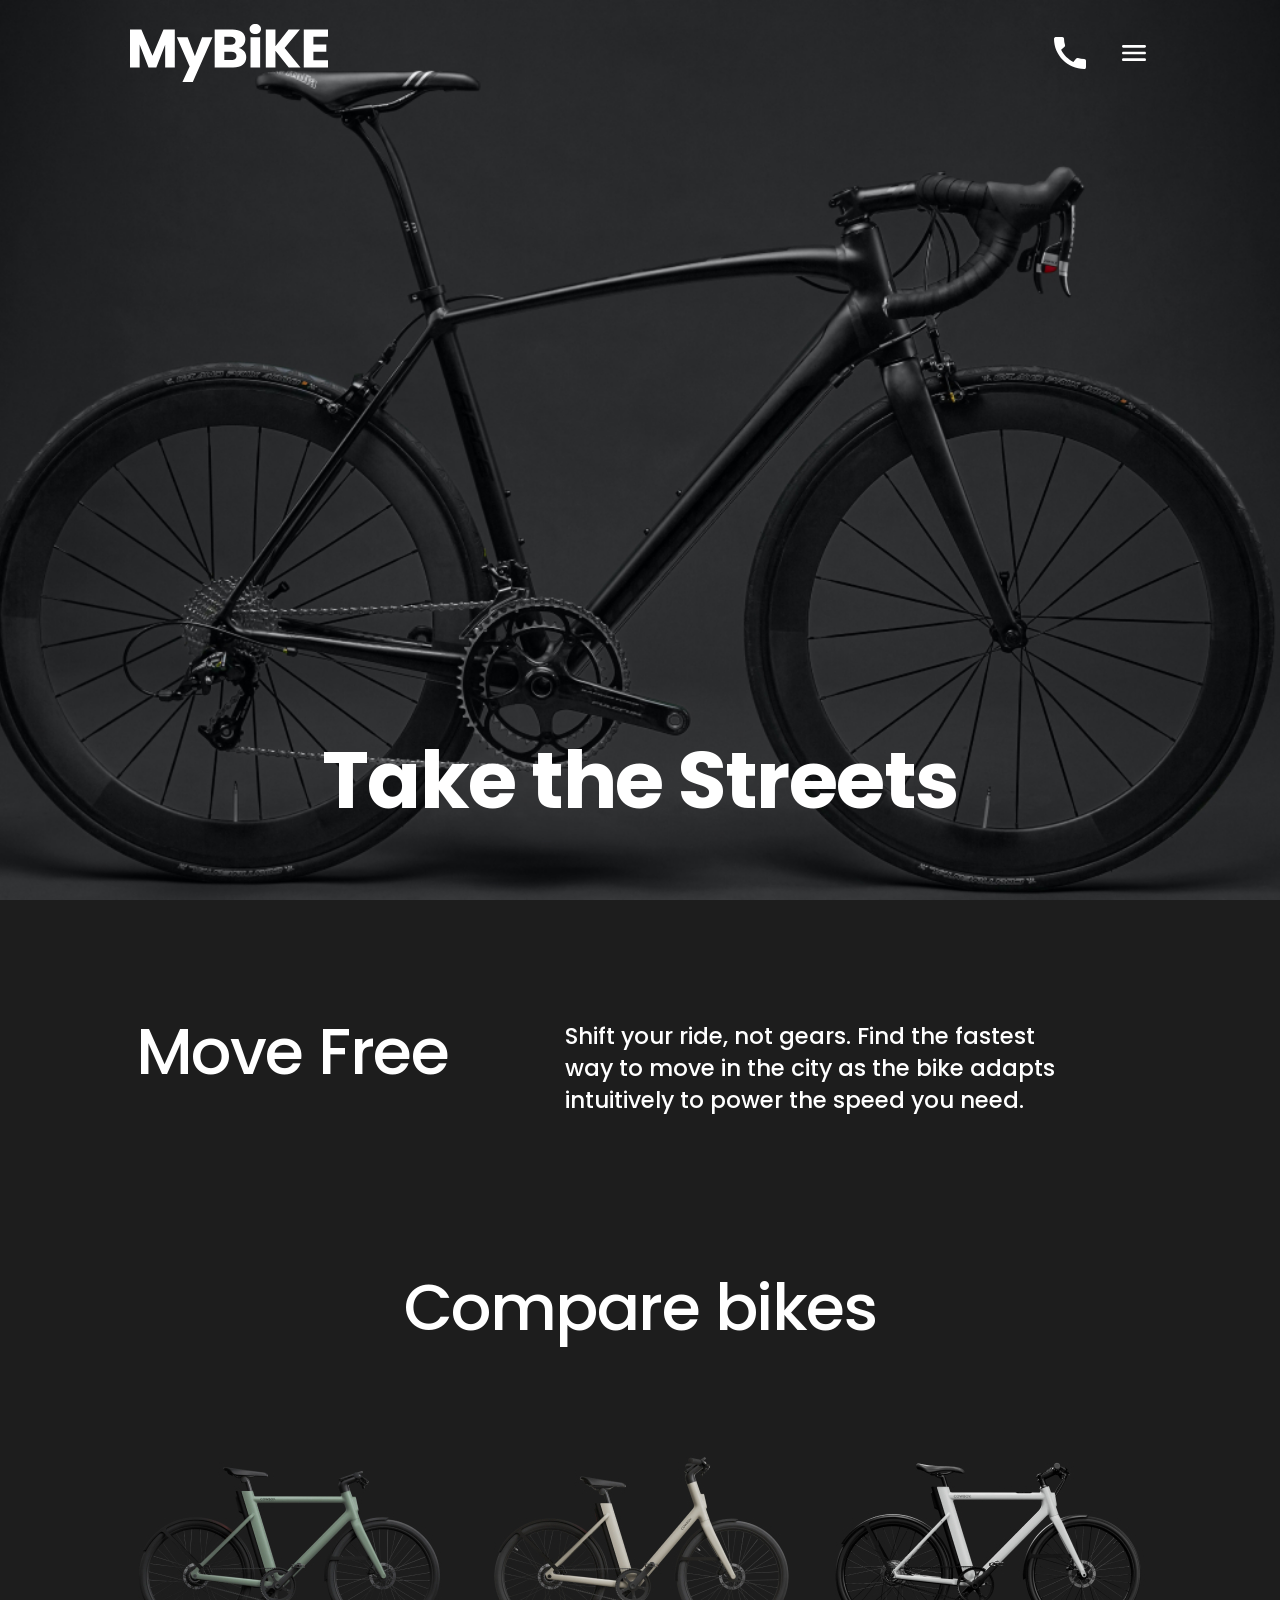
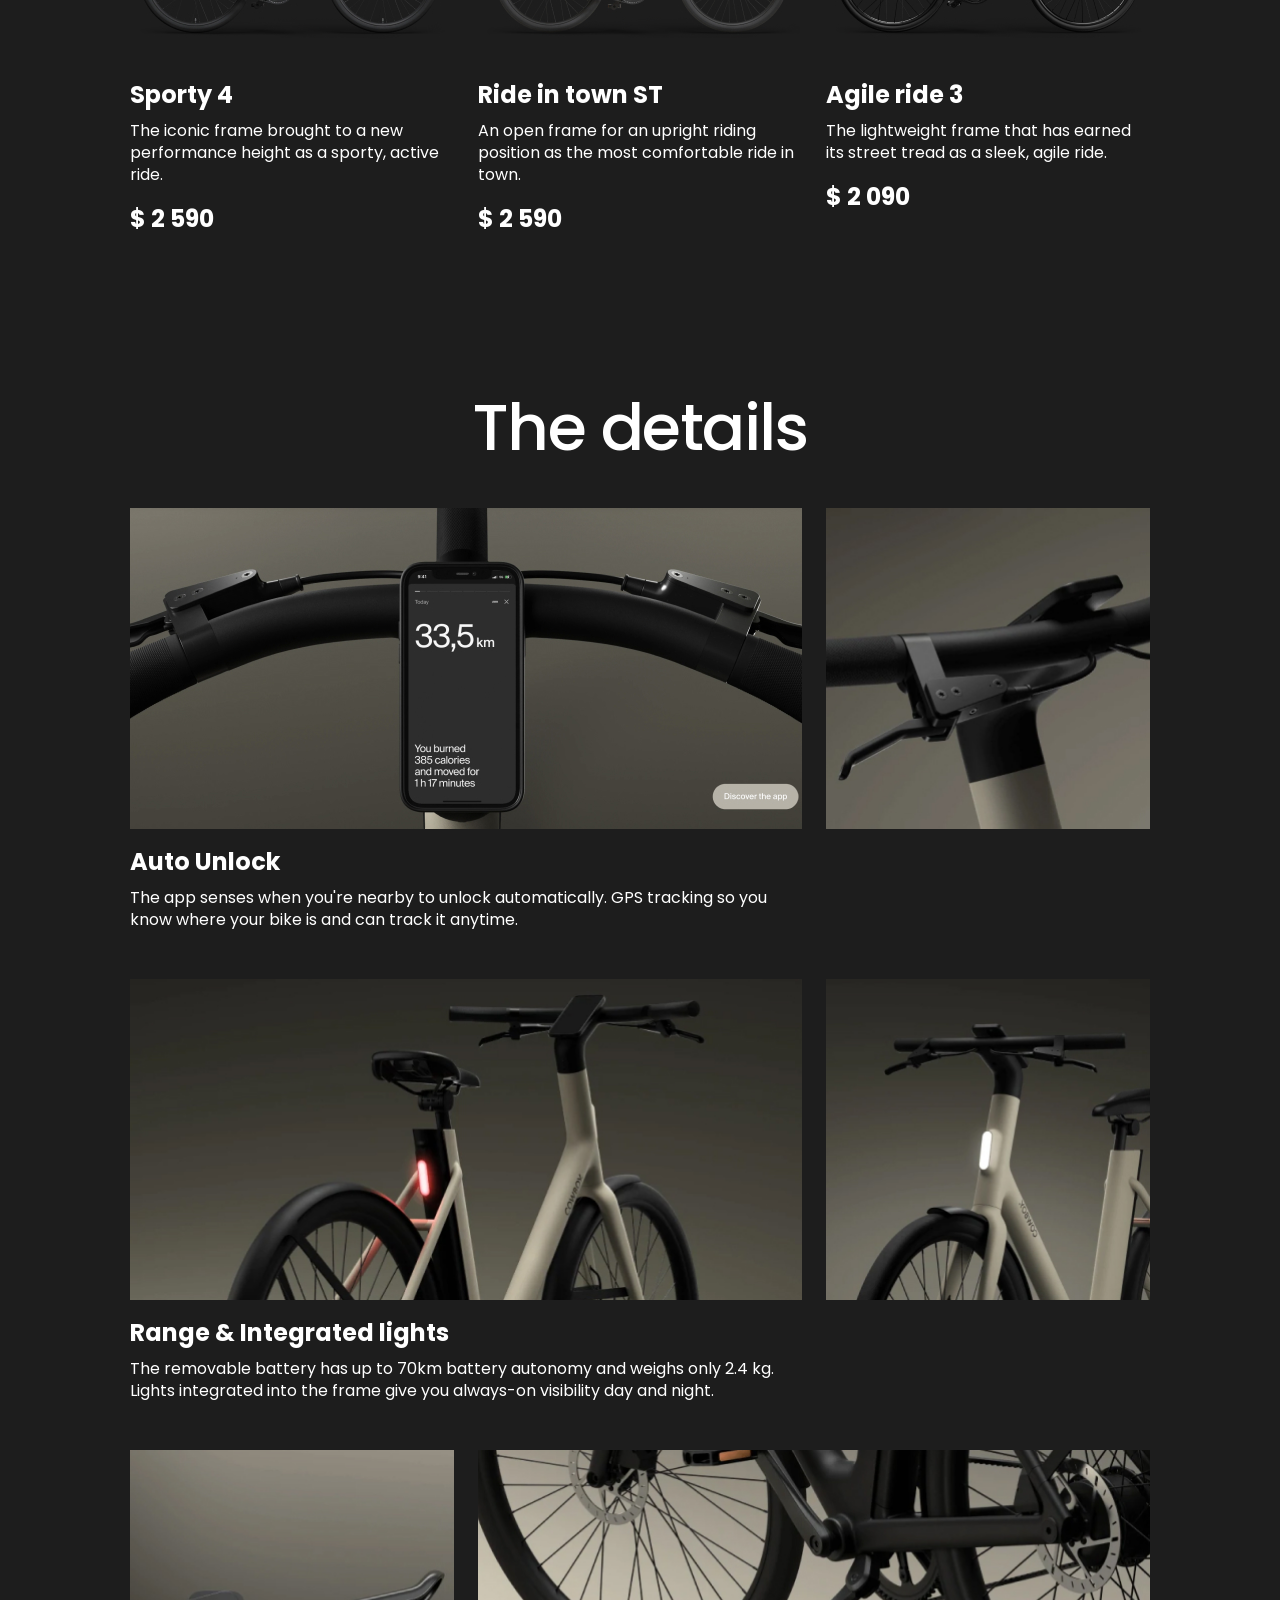
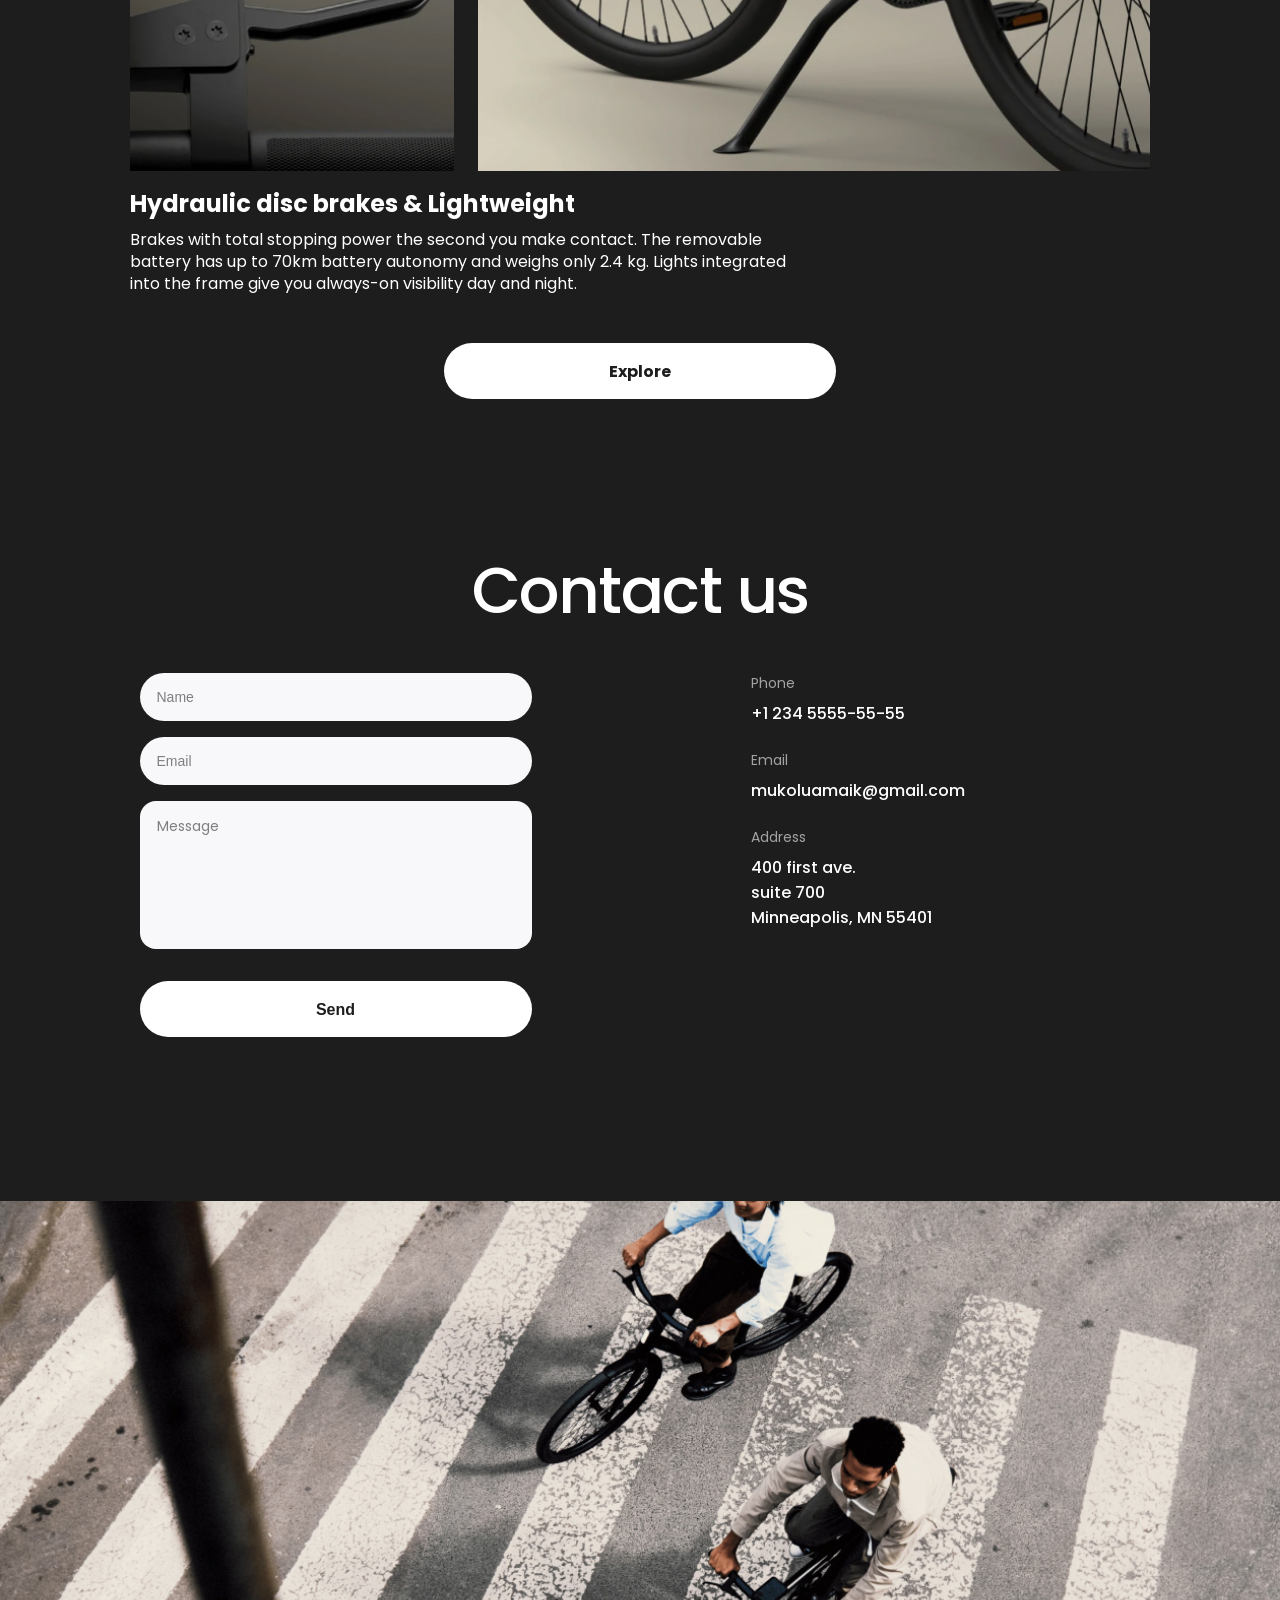
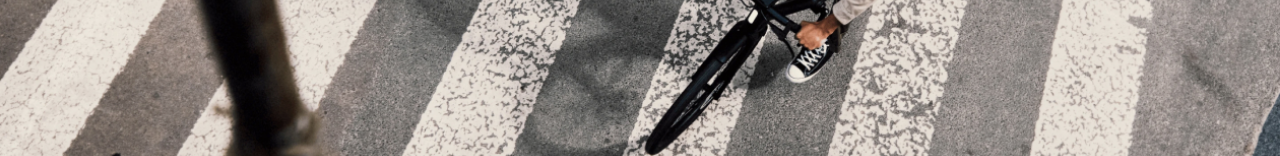
<file: index.html>
<!DOCTYPE html><html lang="en" class="page"><head><meta charset="UTF-8"><meta name="viewport" content="width=device-width, initial-scale=1.0"><title>MyBiKE</title><link rel="preconnect" href="https://fonts.googleapis.com"><link rel="preconnect" href="https://fonts.gstatic.com" crossorigin="anonymous"><link href="https://fonts.googleapis.com/css2?family=Poppins:wght@400;500;600;700&display=swap" rel="stylesheet"><link rel="stylesheet" href="main.b64c7f5d.css"><link rel="icon" type="image/x-icon" href="favicon.0ba02501.svg"><script src="main.12d605e2.js" defer></script></head><body class="page__body" id="home"> <header class="page__section header"> <div class="container"> <div class="header__content"> <div class="header__top"> <a class="logo" href="./"> <img class="logo__image" src="logo.9420dcba.svg" alt="MyBiKE Logo"> </a> <div class="header__contact"> <a class="icon icon--phone" href="tel:+1 234 5555-55-55"> <div class="icon__tooltip"> +1 234 5555-55-55 </div> </a> <a class="icon icon--menu" href="#menu"></a> </div> </div> <h1 class="header__title"> Take the Streets </h1> </div> </div> </header> <nav class="page__menu menu" id="menu"> <div class="container"> <div class="menu__content"> <div class="menu__top"> <a class="logo" href="index.html"> <img class="logo__image" src="logoDark.71fdcdb6.svg" alt="MyBiKE logo"> </a> <a class="icon icon--cross" href="#home"></a> </div> <ul class="menu__list"> <li class="menu__item"> <a href="#home" class="menu__link">Home</a> </li> <li class="menu__item"> <a href="#aboutUs" class="menu__link">About Us</a> </li> <li class="menu__item"> <a href="#compareBikes" class="menu__link">Compare Bikes</a> </li> <li class="menu__item"> <a href="#details" class="menu__link">Details</a> </li> <li class="menu__item"> <a href="#contactUs" class="menu__link">Contacts</a> </li> </ul> <a href="tel:+1 234 5555-55-55" class="menu__call menu__call--phone"> +1 234 5555-55-55 </a> <a href="tel:+1 234 5555-55-55" class="menu__call menu__call--action"> Book a test ride </a> </div> </div> </nav> <main> <section class="page__section about" id="aboutUs"> <div class="container"> <div class="grid grid--tablet"> <div class="grid__item grid__item--1-4"> <h2 class="about__title"> Move Free </h2> </div> <div class="grid__item grid__item--5-12"> <p class="about__text"> Shift your ride, not gears. Find the fastest way to move in the city as the bike adapts intuitively to power the speed you need. </p> </div> </div> </div> </section> <section class="page__section compare" id="compareBikes"> <div class="container"> <h2 class="page__section-title"> Compare bikes </h2> <div class="grid grid--desktop"> <div class="compare__item grid__item grid__item--1-4"> <article class="card"> <div class="card__image-container"> <img class="card__image" src="sporty4.63e2df00.jpg" alt="sporty4"> </div> <h3 class="card__title">Sporty 4</h3> <p class="card__paragraph"> The iconic frame brought to a new performance height as a sporty, active ride. </p> <span class="card__price">$ 2 590</span> </article> </div> <div class="compare__item grid__item grid__item--5-8"> <article class="card"> <div class="card__image-container"> <img class="card__image" src="rideInTownST.cdc11deb.jpg" alt="Ride in town ST bike"> </div> <h3 class="card__title">Ride in town ST</h3> <p class="card__paragraph"> An open frame for an upright riding position as the most comfortable ride in town. </p> <span class="card__price">$ 2 590</span> </article> </div> <div class="compare__item grid__item grid__item--9-12"> <article class="card"> <div class="card__image-container"> <img class="card__image" src="agileRide3.99ea3f95.jpg" alt="Agile ride 3"> </div> <h3 class="card__title">Agile ride 3</h3> <p class="card__paragraph"> The lightweight frame that has earned its street tread as a sleek, agile ride. </p> <span class="card__price">$ 2 090</span> </article> </div> </div> </div> </section> <section class="page__section details" id="details"> <div class="container"> <h2 class="page__section-title details__title"> The details </h2> <article class="details__parts parts"> <div class="parts__images"> <div class="grid"> <div class="grid__item grid__item--desktop-1-8 grid__item--tablet-1-4"> <div class="parts__image-container"> <img src="details1.ea4b28cc.jpg" alt="Lightweight feature" class="parts__image"> </div> </div> <div class="grid__item grid__item--desktop-9-12 grid__item--tablet-5-6"> <div class="parts__image-container"> <img src="details2.925e0671.jpg" alt="Lightweight feature" class="parts__image"> </div> </div> </div> </div> <div class="parts__description"> <h3 class="parts__title">Auto Unlock</h3> <p class="parts__paragraph"> The app senses when you're nearby to unlock automatically. GPS tracking so you know where your bike is and can track it anytime. </p> </div> </article> <article class="details__parts parts"> <div class="parts__images"> <div class="grid"> <div class="grid__item grid__item--desktop-1-8 grid__item--tablet-1-4"> <div class="parts__image-container"> <img src="details3.fe31a1b3.jpg" alt="Range & Integrated lights" class="parts__image"> </div> </div> <div class="grid__item grid__item--desktop-9-12 grid__item--tablet-5-6"> <div class="parts__image-container"> <img src="details4.8fe90f37.jpg" alt="Range & Integrated lights" class="parts__image"> </div> </div> </div> </div> <div class="parts__description"> <h3 class="parts__title">Range & Integrated lights</h3> <p class="parts__paragraph"> The removable battery has up to 70km battery autonomy and weighs only 2.4 kg. Lights integrated into the frame give you always-on visibility day and night. </p> </div> </article> <article class="details__parts parts"> <div class="parts__images"> <div class="grid"> <div class="grid__item grid__item--desktop-1-4 grid__item--tablet-1-2"> <div class="parts__image-container"> <img src="details5.9cc3b475.jpg" alt="Hydraulic disc brakes & Lightweight" class="parts__image"> </div> </div> <div class="grid__item grid__item--desktop-5-12 grid__item--tablet-3-6"> <div class="parts__image-container"> <img src="details6.875acb41.jpg" alt="Hydraulic disc brakes & Lightweight" class="parts__image"> </div> </div> </div> </div> <div class="parts__description"> <h3 class="parts__title">Hydraulic disc brakes & Lightweight</h3> <p class="parts__paragraph"> Brakes with total stopping power the second you make contact. The removable battery has up to 70km battery autonomy and weighs only 2.4 kg. Lights integrated into the frame give you always-on visibility day and night. </p> </div> </article> <div class="grid grid--tablet"> <div class="grid__item grid__item--tablet-2-5 grid__item--desktop-5-8"> <a href="#" class="button"> Explore </a> </div> </div> </div> </section> <section class="page__section contact-us" id="contactUs"> <div class="container"> <h2 class="page__section-title"> Contact us </h2> <div class="grid grid--tablet"> <div class="grid__item grid__item--tablet-1-3 grid__item--desktop-1-5"> <form method="post" action="#"> <input name="name" type="text" placeholder="Name" class="contact-us__field form-field" required> <input name="email" type="email" placeholder="Email" class="contact-us__field form-field" required> <textarea name="message" required placeholder="Message" class="contact-us__field contact-us__field--last form-field form-field--textarea"></textarea> <button type="menu" class="button contact-us__button"> Send </button> </form> </div> <div class="grid__item grid__item--tablet-4-6 grid__item--desktop-8-10"> <div class="contact-us__info"> <div class="contact-us__info-title"> Phone </div> <a href="tel:+1 234 5555-55-55" class="contact-us__info-link"> +1 234 5555-55-55 </a> </div> <div class="contact-us__info"> <div class="contact-us__info-title"> Email </div> <a href="mailto:mukoluamaik@gmail.com" class="contact-us__info-link"> mukoluamaik@gmail.com </a> </div> <div class="contact-us__info"> <div class="contact-us__info-title"> Address </div> <a href="https://goo.gl/maps/AJxA3KN1rLe2wn798" class="contact-us__info-link" target="_blank"> 400 first ave. <br> suite 700 <br> Minneapolis, MN 55401 </a> </div> </div> </div> </div> </section> </main> <footer class="footer"></footer> </body></html>
</file>
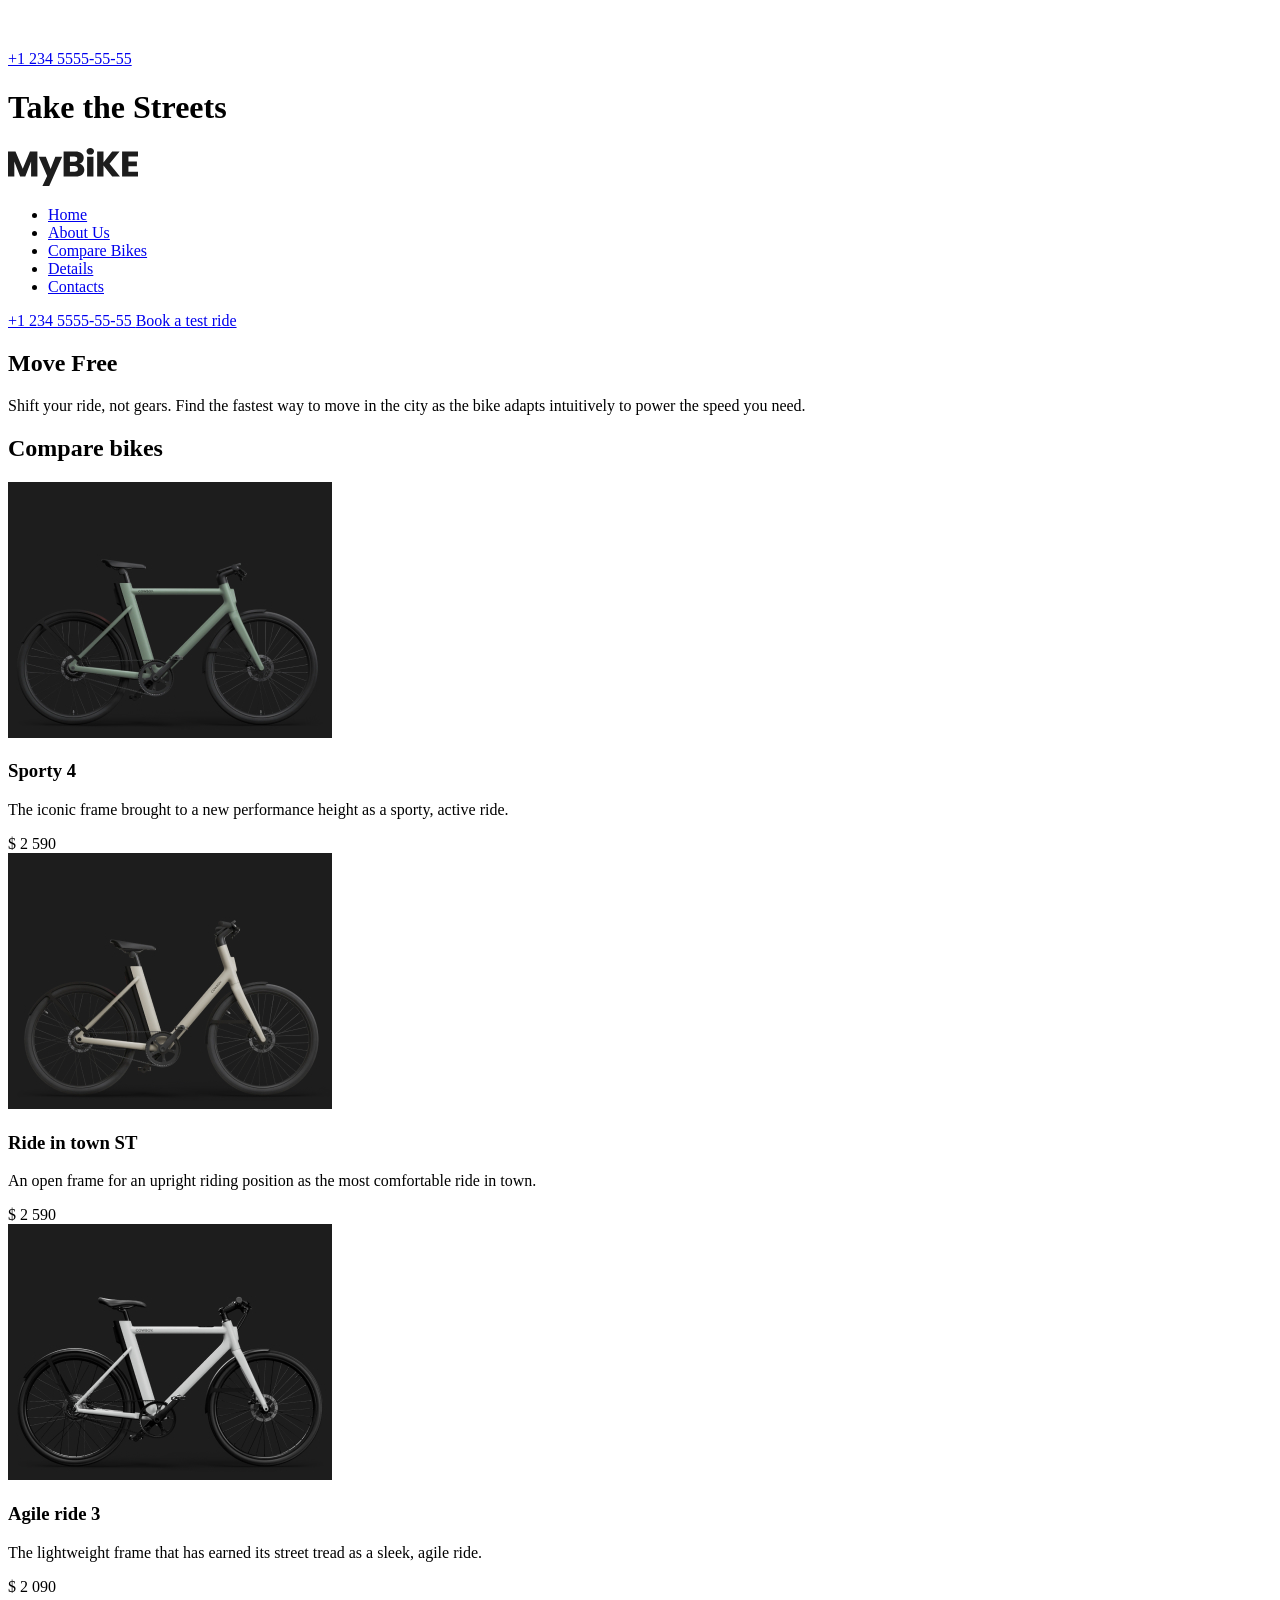
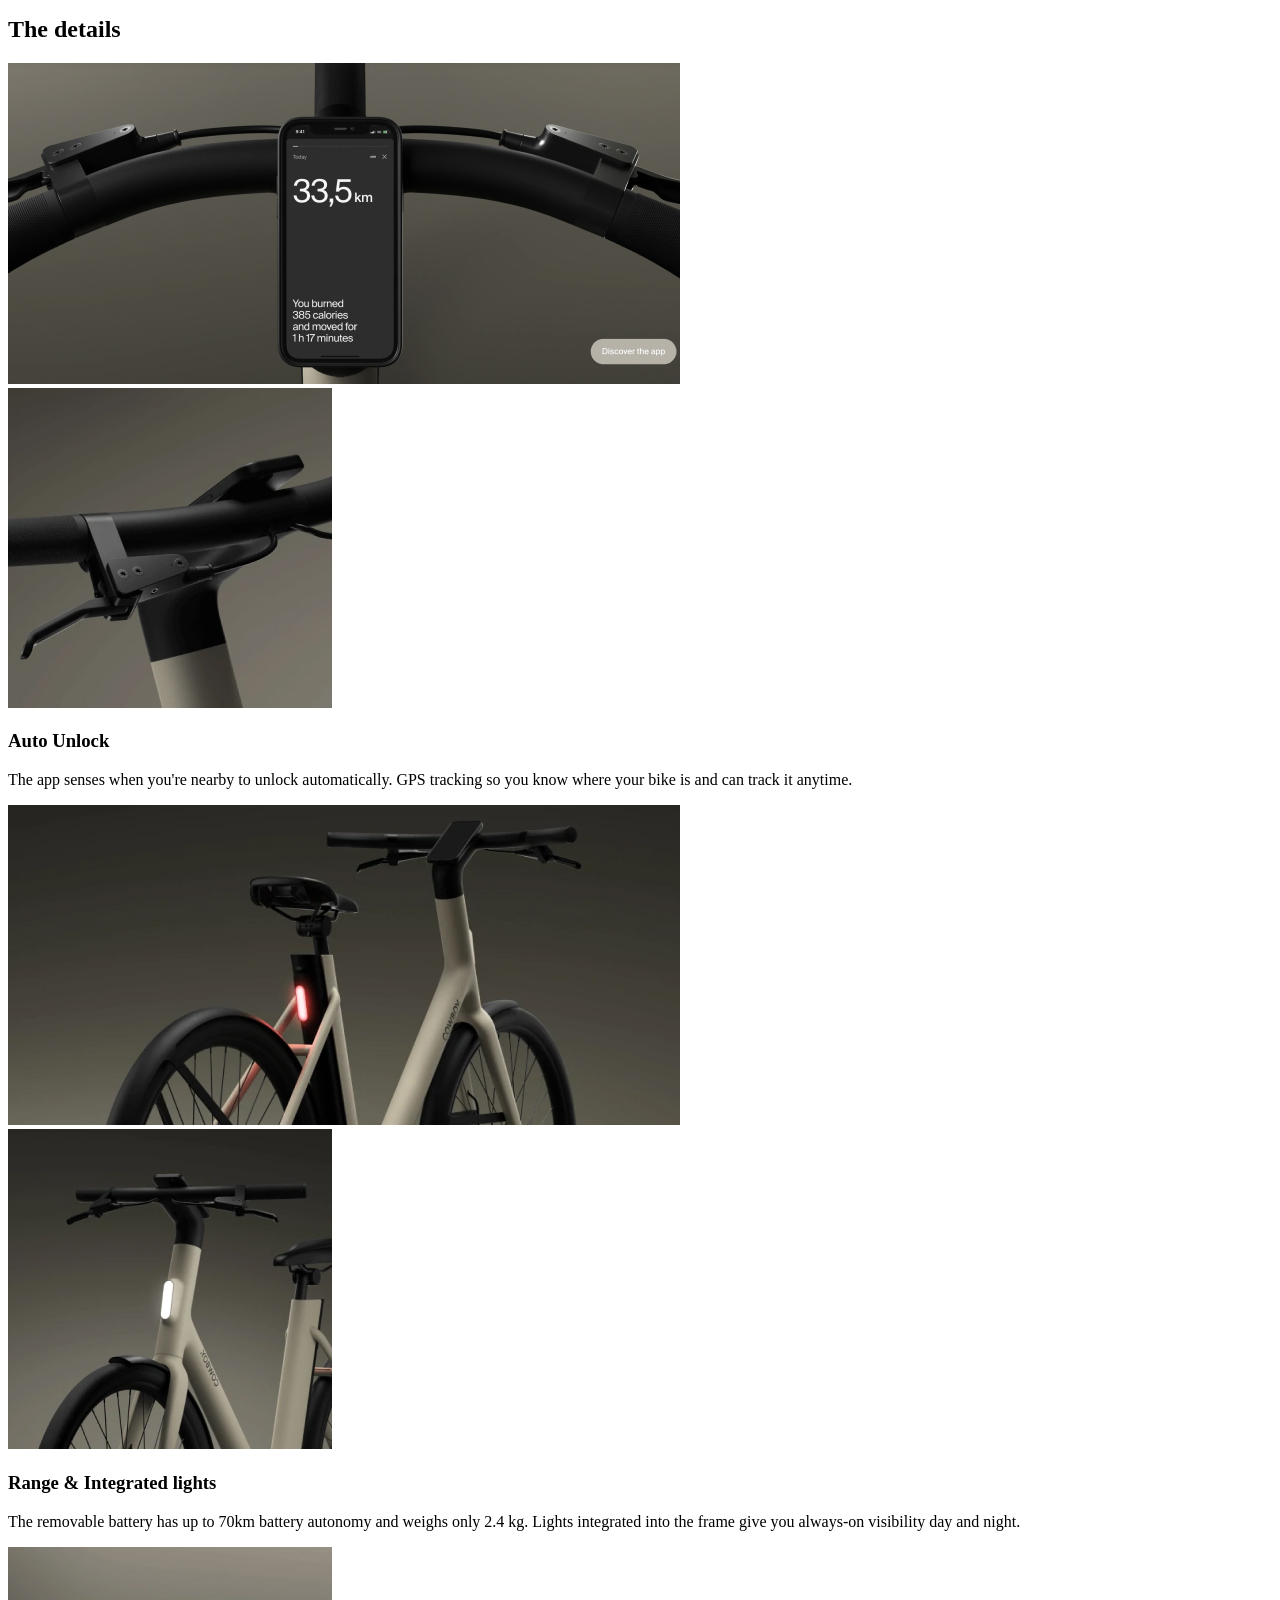
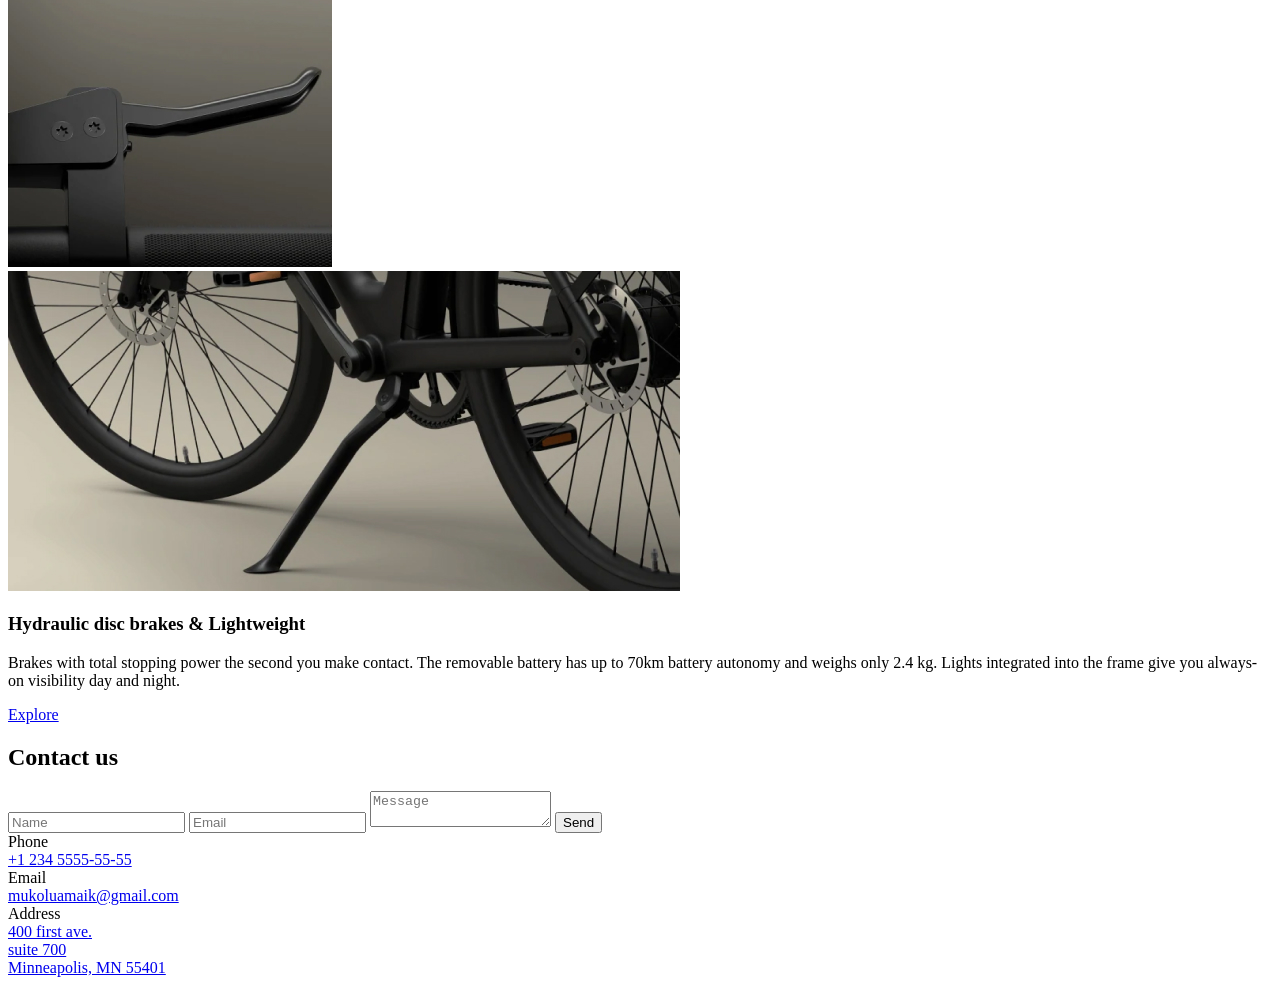
<file: src/index.html>
<!DOCTYPE html>
<html lang="en" class="page">
  <head>
    <meta charset="UTF-8">
    <meta name="viewport" content="width=device-width, initial-scale=1.0">
    <title>MyBiKE</title>
    <link rel="preconnect" href="https://fonts.googleapis.com">
    <link
      rel="preconnect"
      href="https://fonts.gstatic.com"
      crossorigin="anonymous"
    >
    <link href="https://fonts.googleapis.com/css2?family=Poppins:wght@400;500;600;700&display=swap" rel="stylesheet">
    <link rel="stylesheet" href="./styles/main.scss">
    <link
      rel="icon"
      type="image/x-icon"
      href="./images/favicon.svg"
    >
    <script src="scripts/main.js" defer></script>
  </head>
  <body class="page__body" id="home">
    <header class="page__section header">
      <div class="container">
        <div class="header__content">
          <div class="header__top">
            <a class="logo" href="./">
              <img
                class="logo__image"
                src="./images/logo.svg"
                alt="MyBiKE Logo"
              >
            </a>

            <div class="header__contact">
              <a
                class="icon icon--phone"
                href="tel:+1 234 5555-55-55"
              >
                <div class="icon__tooltip">
                  +1 234 5555-55-55
                </div>
              </a>

              <a class="icon icon--menu" href="#menu"></a>
            </div>
          </div>

          <h1 class="header__title">
            Take the Streets
          </h1>
        </div>
      </div>
    </header>

    <nav class="page__menu menu" id="menu">
      <div class="container">
        <div class="menu__content">
          <div class="menu__top">
            <a class="logo" href="./index.html">
              <img
                class="logo__image"
                src="./images/logoDark.svg"
                alt="MyBiKE logo"
              >
            </a>

            <a class="icon icon--cross" href="#home"></a>
          </div>

          <ul class="menu__list">
            <li class="menu__item">
              <a href="#home" class="menu__link">Home</a>
            </li>
            <li class="menu__item">
              <a href="#aboutUs" class="menu__link">About Us</a>
            </li>
            <li class="menu__item">
              <a href="#compareBikes" class="menu__link">Compare Bikes</a>
            </li>
            <li class="menu__item">
              <a href="#details" class="menu__link">Details</a>
            </li>
            <li class="menu__item">
              <a href="#contactUs" class="menu__link">Contacts</a>
            </li>
          </ul>

          <a
            href="tel:+1 234 5555-55-55"
            class="menu__call menu__call--phone"
          >
            +1 234 5555-55-55
          </a>

          <a
            href="tel:+1 234 5555-55-55"
            class="menu__call menu__call--action"
          >
            Book a test ride
          </a>
        </div>
      </div>
    </nav>

    <main>
      <section
        class="page__section about"
        id="aboutUs"
      >
        <div class="container">
          <div class="grid grid--tablet">
            <div class="grid__item grid__item--1-4">
              <h2 class="about__title">
                Move Free
              </h2>
            </div>

            <div class="grid__item grid__item--5-12">
              <p class="about__text">
                Shift your ride, not gears. Find the fastest
                way to move in the city as the bike adapts intuitively
                to power the speed you need.
              </p>
            </div>
          </div>
        </div>
      </section>

      <section
        class="page__section compare"
        id="compareBikes"
      >
        <div class="container">
          <h2 class="page__section-title">
            Compare bikes
          </h2>

          <div class="grid grid--desktop">
            <div class="compare__item grid__item grid__item--1-4">
              <article
                class="card"
              >
                <div class="card__image-container">
                  <img
                    class="card__image"
                    src="images/photos/sporty4.jpg"
                    alt="sporty4"
                  >
                </div>
                <h3 class="card__title">Sporty 4</h3>
                <p class="card__paragraph">
                  The iconic frame brought to a new performance
                  height as a sporty, active ride.
                </p>
                <span class="card__price">$ 2 590</span>
              </article>
            </div>

            <div class="compare__item grid__item grid__item--5-8">
              <article class="card">
                <div class="card__image-container">
                  <img
                    class="card__image"
                    src="images/photos/rideInTownST.jpg"
                    alt="Ride in town ST bike"
                  >
                </div>
                <h3 class="card__title">Ride in town ST</h3>
                <p class="card__paragraph">
                  An open frame for an upright riding position
                  as the most comfortable ride in town.
                </p>
                <span class="card__price">$ 2 590</span>
              </article>
            </div>

            <div class="compare__item grid__item grid__item--9-12">
              <article class="card">
                <div class="card__image-container">
                  <img
                    class="card__image"
                    src="images/photos/agileRide3.jpg"
                    alt="Agile ride 3"
                  >
                </div>
                <h3 class="card__title">Agile ride 3</h3>
                <p class="card__paragraph">
                  The lightweight frame that has earned its
                  street tread as a sleek, agile ride.
                </p>
                <span class="card__price">$ 2 090</span>
              </article>
            </div>
          </div>
        </div>
      </section>

      <section
        class="page__section details"
        id="details"
      >
        <div class="container">
          <h2 class="page__section-title details__title">
            The details
          </h2>

          <article class="details__parts parts" >
            <div class="parts__images">
              <div class="grid">
                <div
                  class="grid__item grid__item--desktop-1-8 grid__item--tablet-1-4"
                >
                  <div class="parts__image-container">
                    <img
                      src="images/photos/details1.jpg"
                      alt="Lightweight feature"
                      class="parts__image"
                    >
                  </div>
                </div>
                <div
                  class="grid__item grid__item--desktop-9-12 grid__item--tablet-5-6"
                >
                  <div class="parts__image-container">
                    <img
                      src="images/photos/details2.jpg"
                      alt="Lightweight feature"
                      class="parts__image"
                    >
                  </div>
                </div>
              </div>
            </div>
            <div class="parts__description">
              <h3 class="parts__title">Auto Unlock</h3>
              <p class="parts__paragraph">
                The app senses when you're nearby to
                unlock automatically. GPS tracking so you
                know where your bike is and can track it anytime.
              </p>
            </div>
          </article>

          <article class="details__parts parts">
            <div class="parts__images">
              <div class="grid">
                <div
                  class="grid__item grid__item--desktop-1-8 grid__item--tablet-1-4"
                >
                  <div class="parts__image-container">
                    <img
                      src="images/photos/details3.jpg"
                      alt="Range & Integrated lights"
                      class="parts__image"
                    >
                  </div>
                </div>
                <div
                  class="grid__item grid__item--desktop-9-12 grid__item--tablet-5-6"
                >
                  <div class="parts__image-container">
                    <img
                      src="images/photos/details4.jpg"
                      alt="Range & Integrated lights"
                      class="parts__image"
                    >
                  </div>
                </div>
              </div>
            </div>
            <div class="parts__description">
              <h3 class="parts__title">Range & Integrated lights</h3>
              <p class="parts__paragraph">
                The removable battery has up to 70km battery autonomy
                and weighs only 2.4 kg. Lights integrated into the
                frame give you always-on visibility day and night.
              </p>
            </div>
          </article>

          <article class="details__parts parts">
            <div class="parts__images">
              <div class="grid">
                <div
                  class="grid__item grid__item--desktop-1-4 grid__item--tablet-1-2"
                >
                  <div class="parts__image-container">
                    <img
                      src="images/photos/details5.jpg"
                      alt="Hydraulic disc brakes & Lightweight"
                      class="parts__image"
                    >
                  </div>
                </div>
                <div
                  class="grid__item grid__item--desktop-5-12 grid__item--tablet-3-6"
                >
                  <div class="parts__image-container">
                    <img
                      src="images/photos/details6.jpg"
                      alt="Hydraulic disc brakes & Lightweight"
                      class="parts__image"
                    >
                  </div>
                </div>
              </div>
            </div>
            <div class="parts__description">
              <h3 class="parts__title">Hydraulic disc brakes & Lightweight</h3>
              <p class="parts__paragraph">
                Brakes with total stopping power the second you make contact.
                The removable battery has up to 70km battery autonomy
                and weighs only 2.4 kg. Lights integrated into the frame
                give you always-on visibility day and night.
              </p>
            </div>
          </article>

          <div class="grid grid--tablet">
            <div class="grid__item grid__item--tablet-2-5 grid__item--desktop-5-8">
              <a href="#" class="button">
                Explore
              </a>
            </div>
          </div>
        </div>
      </section>

      <section
        class="page__section contact-us"
        id="contactUs"
      >
        <div class="container">
          <h2 class="page__section-title">
            Contact us
          </h2>

          <div class="grid grid--tablet">
            <div class="grid__item grid__item--tablet-1-3 grid__item--desktop-1-5">
              <form method="post" action="#">
                <input
                  name="name"
                  type="text"
                  placeholder="Name"
                  class="contact-us__field form-field"
                  required
                >
                <input
                  name="email"
                  type="email"
                  placeholder="Email"
                  class="contact-us__field form-field"
                  required
                >
                <textarea
                  name="message"
                  required
                  placeholder="Message"
                  class="
                    contact-us__field
                    contact-us__field--last
                    form-field
                    form-field--textarea"
                ></textarea>

                <button
                  type="menu"
                  class="button contact-us__button"
                >
                  Send
                </button>
              </form>
            </div>

            <div class="grid__item grid__item--tablet-4-6 grid__item--desktop-8-10">
              <div class="contact-us__info">
                <div class="contact-us__info-title">
                  Phone
                </div>
                <a
                  href="tel:+1 234 5555-55-55"
                  class="contact-us__info-link"
                >
                  +1 234 5555-55-55
                </a>
              </div>
              <div class="contact-us__info">
                <div class="contact-us__info-title">
                  Email
                </div>
                <a
                  href="mailto:mukoluamaik@gmail.com"
                  class="contact-us__info-link"
                >
                  mukoluamaik@gmail.com
                </a>
              </div>
              <div class="contact-us__info">
                <div class="contact-us__info-title">
                  Address
                </div>
                <a
                  href="https://goo.gl/maps/AJxA3KN1rLe2wn798"
                  class="contact-us__info-link"
                  target="_blank"
                >
                  400 first ave.
                  <br>
                  suite 700
                  <br>
                  Minneapolis, MN 55401
                </a>
              </div>
            </div>
          </div>
        </div>
      </section>
    </main>

    <footer class="footer"></footer>
  </body>
</html>
</file>
<file: main.b64c7f5d.css>
body,h1,h2,h3,h4,h5,html,p,ul{margin:0;padding:0}ul{list-style:none}a{text-decoration:none}*{box-sizing:border-box}.page{font-family:Poppins,sans-serif;color:#fff;font-size:16px;background-color:#1d1d1d;scroll-behavior:smooth}.page__body--with-menu{overflow:hidden}.page__menu{position:fixed;top:0;left:0;right:0;transform:translateX(-100%);transition:transform .3s linear}.page__menu:target{transform:translateX(0)}.page__section{margin-bottom:90px}@media (min-width:744px){.page__section{margin-bottom:120px}}@media (min-width:1260px){.page__section{margin-bottom:160px}}.page__section-title{margin-bottom:50px;font-weight:500;font-size:32px;line-height:32px;letter-spacing:-1.5px;text-align:center}@media (min-width:744px){.page__section-title{font-size:48px;line-height:48px}}@media (min-width:1260px){.page__section-title{font-size:64px;line-height:64px}}.container{margin:0 auto;max-width:744px;padding:0 20px}@media (min-width:744px){.container{padding:0 40px;max-width:1260px}}@media (min-width:1260px){.container{padding:0 120px}}.icon{display:block;height:24px;width:24px;background-size:contain;background-position:50%;background-repeat:no-repeat}@media (min-width:744px){.icon{height:32px;width:32px}}.icon__tooltip{margin-right:25px;display:block;width:max-content;padding-right:20px;position:relative;top:50%;transform:translate(-100%,-50%);opacity:0;color:#fff;font-weight:700;font-size:12px;line-height:16px;letter-spacing:2px;text-transform:uppercase;pointer-events:none;transition:opacity .4s linear}@media (min-width:744px){.icon:hover .icon__tooltip{opacity:1;pointer-events:all}}.icon--menu{background-image:url(menu.7b29e27a.svg);cursor:pointer;transition:background-image .3s linear}.icon--menu:hover{background-image:url(menu-hover.c4aa3ad3.svg)}.icon--phone{background-image:url(phone.14e90a37.svg);margin-right:24px}@media (min-width:744px){.icon--phone{margin-right:32px}}.icon--cross{background-image:url(cross.1382463f.svg);cursor:pointer}.top-actions{display:flex;justify-content:space-between;align-items:center}.logo{display:flex}.logo__image{height:35px;transition:all .4s linear}@media (min-width:744px){.logo__image{height:56px}}@media (min-width:1260px){.logo__image{height:58px}}.logo__image:hover{transform:scale(1.1) rotate(-5deg)}.header{margin-bottom:60px;background-size:cover;background-position:50%;background-repeat:no-repeat;background-image:url(header-mobile.ba4ab277.jpg)}@media (min-width:744px){.header{background-image:url(header-744.8f0ea942.jpg);margin-bottom:120px}}@media (min-width:1260px){.header{background-image:url(header-1260.3a4c79a5.jpg)}}.header__top{align-items:center}.header__content,.header__top{display:flex;justify-content:space-between}.header__content{flex-direction:column;height:100vh;padding:24px 0 80px}.header__contact{display:flex;align-items:center}.header__title{font-weight:700;font-size:36px;line-height:36px;letter-spacing:-1.5px;text-align:center;animation-name:move-title;animation-duration:.5s;animation-timing-function:linear;animation-fill-mode:forwards;animation-iteration-count:1;animation-direction:alternate}@media (min-width:744px){.header__title{font-size:64px;line-height:64px}}@media (min-width:1260px){.header__title{font-size:80px;line-height:80px;transform:scale(.8)}}@keyframes move-title{0%{transform:scale(.8)}to{transform:scale(1)}}.menu{background-color:#c2c2c2;height:100vh;color:#000;padding:24px 0;overflow-y:auto}.menu__top{display:flex;justify-content:space-between;align-items:center}.menu__list,.menu__top{margin-bottom:45px}.menu__item{margin-bottom:24px}.menu__item:last-child{margin-bottom:0}.menu__link{display:inline-block;padding-bottom:8px;border-bottom:1px solid transparent;font-weight:600;font-size:22px;line-height:22px;letter-spacing:2px;text-transform:uppercase;color:#1d1d1d;transition:border-color .4s linear}.menu__link:hover{border-color:#1d1d1d}.menu__call{display:block;width:max-content;font-weight:600;text-transform:uppercase;color:#1d1d1d;transition:all .4s linear}.menu__call:hover{color:#696969}.menu__call--phone{margin-bottom:16px;font-size:16px;line-height:27px}.menu__call--action{padding-bottom:8px;font-size:12px;line-height:16px;letter-spacing:2px;border-bottom:1px solid #1d1d1d}.menu__call--action:hover{border-color:#a3a3a3}.grid{display:grid;grid-template-columns:repeat(2,1fr);column-gap:20px}@media (min-width:744px){.grid{grid-template-columns:repeat(6,1fr);column-gap:24px}}@media (min-width:1260px){.grid{grid-template-columns:repeat(12,1fr);column-gap:24px}}.grid--tablet{display:block}@media (min-width:744px){.grid--tablet{display:grid;justify-items:center}}.grid--desktop{display:block}@media (min-width:1260px){.grid--desktop{display:grid;justify-items:center}}.grid__item--1-1{grid-column:1/2}@media (min-width:744px){.grid__item--tablet-1-1{grid-column:1/2}}@media (min-width:1260px){.grid__item--desktop-1-1{grid-column:1/2}}.grid__item--1-2{grid-column:1/3}@media (min-width:744px){.grid__item--tablet-1-2{grid-column:1/3}}@media (min-width:1260px){.grid__item--desktop-1-2{grid-column:1/3}}.grid__item--1-3{grid-column:1/4}@media (min-width:744px){.grid__item--tablet-1-3{grid-column:1/4}}@media (min-width:1260px){.grid__item--desktop-1-3{grid-column:1/4}}.grid__item--1-4{grid-column:1/5}@media (min-width:744px){.grid__item--tablet-1-4{grid-column:1/5}}@media (min-width:1260px){.grid__item--desktop-1-4{grid-column:1/5}}.grid__item--1-5{grid-column:1/6}@media (min-width:744px){.grid__item--tablet-1-5{grid-column:1/6}}@media (min-width:1260px){.grid__item--desktop-1-5{grid-column:1/6}}.grid__item--1-6{grid-column:1/7}@media (min-width:744px){.grid__item--tablet-1-6{grid-column:1/7}}@media (min-width:1260px){.grid__item--desktop-1-6{grid-column:1/7}}.grid__item--1-7{grid-column:1/8}@media (min-width:744px){.grid__item--tablet-1-7{grid-column:1/8}}@media (min-width:1260px){.grid__item--desktop-1-7{grid-column:1/8}}.grid__item--1-8{grid-column:1/9}@media (min-width:744px){.grid__item--tablet-1-8{grid-column:1/9}}@media (min-width:1260px){.grid__item--desktop-1-8{grid-column:1/9}}.grid__item--1-9{grid-column:1/10}@media (min-width:744px){.grid__item--tablet-1-9{grid-column:1/10}}@media (min-width:1260px){.grid__item--desktop-1-9{grid-column:1/10}}.grid__item--1-10{grid-column:1/11}@media (min-width:744px){.grid__item--tablet-1-10{grid-column:1/11}}@media (min-width:1260px){.grid__item--desktop-1-10{grid-column:1/11}}.grid__item--1-11{grid-column:1/12}@media (min-width:744px){.grid__item--tablet-1-11{grid-column:1/12}}@media (min-width:1260px){.grid__item--desktop-1-11{grid-column:1/12}}.grid__item--1-12{grid-column:1/13}@media (min-width:744px){.grid__item--tablet-1-12{grid-column:1/13}}@media (min-width:1260px){.grid__item--desktop-1-12{grid-column:1/13}}.grid__item--2-2{grid-column:2/3}@media (min-width:744px){.grid__item--tablet-2-2{grid-column:2/3}}@media (min-width:1260px){.grid__item--desktop-2-2{grid-column:2/3}}.grid__item--2-3{grid-column:2/4}@media (min-width:744px){.grid__item--tablet-2-3{grid-column:2/4}}@media (min-width:1260px){.grid__item--desktop-2-3{grid-column:2/4}}.grid__item--2-4{grid-column:2/5}@media (min-width:744px){.grid__item--tablet-2-4{grid-column:2/5}}@media (min-width:1260px){.grid__item--desktop-2-4{grid-column:2/5}}.grid__item--2-5{grid-column:2/6}@media (min-width:744px){.grid__item--tablet-2-5{grid-column:2/6}}@media (min-width:1260px){.grid__item--desktop-2-5{grid-column:2/6}}.grid__item--2-6{grid-column:2/7}@media (min-width:744px){.grid__item--tablet-2-6{grid-column:2/7}}@media (min-width:1260px){.grid__item--desktop-2-6{grid-column:2/7}}.grid__item--2-7{grid-column:2/8}@media (min-width:744px){.grid__item--tablet-2-7{grid-column:2/8}}@media (min-width:1260px){.grid__item--desktop-2-7{grid-column:2/8}}.grid__item--2-8{grid-column:2/9}@media (min-width:744px){.grid__item--tablet-2-8{grid-column:2/9}}@media (min-width:1260px){.grid__item--desktop-2-8{grid-column:2/9}}.grid__item--2-9{grid-column:2/10}@media (min-width:744px){.grid__item--tablet-2-9{grid-column:2/10}}@media (min-width:1260px){.grid__item--desktop-2-9{grid-column:2/10}}.grid__item--2-10{grid-column:2/11}@media (min-width:744px){.grid__item--tablet-2-10{grid-column:2/11}}@media (min-width:1260px){.grid__item--desktop-2-10{grid-column:2/11}}.grid__item--2-11{grid-column:2/12}@media (min-width:744px){.grid__item--tablet-2-11{grid-column:2/12}}@media (min-width:1260px){.grid__item--desktop-2-11{grid-column:2/12}}.grid__item--2-12{grid-column:2/13}@media (min-width:744px){.grid__item--tablet-2-12{grid-column:2/13}}@media (min-width:1260px){.grid__item--desktop-2-12{grid-column:2/13}}.grid__item--3-3{grid-column:3/4}@media (min-width:744px){.grid__item--tablet-3-3{grid-column:3/4}}@media (min-width:1260px){.grid__item--desktop-3-3{grid-column:3/4}}.grid__item--3-4{grid-column:3/5}@media (min-width:744px){.grid__item--tablet-3-4{grid-column:3/5}}@media (min-width:1260px){.grid__item--desktop-3-4{grid-column:3/5}}.grid__item--3-5{grid-column:3/6}@media (min-width:744px){.grid__item--tablet-3-5{grid-column:3/6}}@media (min-width:1260px){.grid__item--desktop-3-5{grid-column:3/6}}.grid__item--3-6{grid-column:3/7}@media (min-width:744px){.grid__item--tablet-3-6{grid-column:3/7}}@media (min-width:1260px){.grid__item--desktop-3-6{grid-column:3/7}}.grid__item--3-7{grid-column:3/8}@media (min-width:744px){.grid__item--tablet-3-7{grid-column:3/8}}@media (min-width:1260px){.grid__item--desktop-3-7{grid-column:3/8}}.grid__item--3-8{grid-column:3/9}@media (min-width:744px){.grid__item--tablet-3-8{grid-column:3/9}}@media (min-width:1260px){.grid__item--desktop-3-8{grid-column:3/9}}.grid__item--3-9{grid-column:3/10}@media (min-width:744px){.grid__item--tablet-3-9{grid-column:3/10}}@media (min-width:1260px){.grid__item--desktop-3-9{grid-column:3/10}}.grid__item--3-10{grid-column:3/11}@media (min-width:744px){.grid__item--tablet-3-10{grid-column:3/11}}@media (min-width:1260px){.grid__item--desktop-3-10{grid-column:3/11}}.grid__item--3-11{grid-column:3/12}@media (min-width:744px){.grid__item--tablet-3-11{grid-column:3/12}}@media (min-width:1260px){.grid__item--desktop-3-11{grid-column:3/12}}.grid__item--3-12{grid-column:3/13}@media (min-width:744px){.grid__item--tablet-3-12{grid-column:3/13}}@media (min-width:1260px){.grid__item--desktop-3-12{grid-column:3/13}}.grid__item--4-4{grid-column:4/5}@media (min-width:744px){.grid__item--tablet-4-4{grid-column:4/5}}@media (min-width:1260px){.grid__item--desktop-4-4{grid-column:4/5}}.grid__item--4-5{grid-column:4/6}@media (min-width:744px){.grid__item--tablet-4-5{grid-column:4/6}}@media (min-width:1260px){.grid__item--desktop-4-5{grid-column:4/6}}.grid__item--4-6{grid-column:4/7}@media (min-width:744px){.grid__item--tablet-4-6{grid-column:4/7}}@media (min-width:1260px){.grid__item--desktop-4-6{grid-column:4/7}}.grid__item--4-7{grid-column:4/8}@media (min-width:744px){.grid__item--tablet-4-7{grid-column:4/8}}@media (min-width:1260px){.grid__item--desktop-4-7{grid-column:4/8}}.grid__item--4-8{grid-column:4/9}@media (min-width:744px){.grid__item--tablet-4-8{grid-column:4/9}}@media (min-width:1260px){.grid__item--desktop-4-8{grid-column:4/9}}.grid__item--4-9{grid-column:4/10}@media (min-width:744px){.grid__item--tablet-4-9{grid-column:4/10}}@media (min-width:1260px){.grid__item--desktop-4-9{grid-column:4/10}}.grid__item--4-10{grid-column:4/11}@media (min-width:744px){.grid__item--tablet-4-10{grid-column:4/11}}@media (min-width:1260px){.grid__item--desktop-4-10{grid-column:4/11}}.grid__item--4-11{grid-column:4/12}@media (min-width:744px){.grid__item--tablet-4-11{grid-column:4/12}}@media (min-width:1260px){.grid__item--desktop-4-11{grid-column:4/12}}.grid__item--4-12{grid-column:4/13}@media (min-width:744px){.grid__item--tablet-4-12{grid-column:4/13}}@media (min-width:1260px){.grid__item--desktop-4-12{grid-column:4/13}}.grid__item--5-5{grid-column:5/6}@media (min-width:744px){.grid__item--tablet-5-5{grid-column:5/6}}@media (min-width:1260px){.grid__item--desktop-5-5{grid-column:5/6}}.grid__item--5-6{grid-column:5/7}@media (min-width:744px){.grid__item--tablet-5-6{grid-column:5/7}}@media (min-width:1260px){.grid__item--desktop-5-6{grid-column:5/7}}.grid__item--5-7{grid-column:5/8}@media (min-width:744px){.grid__item--tablet-5-7{grid-column:5/8}}@media (min-width:1260px){.grid__item--desktop-5-7{grid-column:5/8}}.grid__item--5-8{grid-column:5/9}@media (min-width:744px){.grid__item--tablet-5-8{grid-column:5/9}}@media (min-width:1260px){.grid__item--desktop-5-8{grid-column:5/9}}.grid__item--5-9{grid-column:5/10}@media (min-width:744px){.grid__item--tablet-5-9{grid-column:5/10}}@media (min-width:1260px){.grid__item--desktop-5-9{grid-column:5/10}}.grid__item--5-10{grid-column:5/11}@media (min-width:744px){.grid__item--tablet-5-10{grid-column:5/11}}@media (min-width:1260px){.grid__item--desktop-5-10{grid-column:5/11}}.grid__item--5-11{grid-column:5/12}@media (min-width:744px){.grid__item--tablet-5-11{grid-column:5/12}}@media (min-width:1260px){.grid__item--desktop-5-11{grid-column:5/12}}.grid__item--5-12{grid-column:5/13}@media (min-width:744px){.grid__item--tablet-5-12{grid-column:5/13}}@media (min-width:1260px){.grid__item--desktop-5-12{grid-column:5/13}}.grid__item--6-6{grid-column:6/7}@media (min-width:744px){.grid__item--tablet-6-6{grid-column:6/7}}@media (min-width:1260px){.grid__item--desktop-6-6{grid-column:6/7}}.grid__item--6-7{grid-column:6/8}@media (min-width:744px){.grid__item--tablet-6-7{grid-column:6/8}}@media (min-width:1260px){.grid__item--desktop-6-7{grid-column:6/8}}.grid__item--6-8{grid-column:6/9}@media (min-width:744px){.grid__item--tablet-6-8{grid-column:6/9}}@media (min-width:1260px){.grid__item--desktop-6-8{grid-column:6/9}}.grid__item--6-9{grid-column:6/10}@media (min-width:744px){.grid__item--tablet-6-9{grid-column:6/10}}@media (min-width:1260px){.grid__item--desktop-6-9{grid-column:6/10}}.grid__item--6-10{grid-column:6/11}@media (min-width:744px){.grid__item--tablet-6-10{grid-column:6/11}}@media (min-width:1260px){.grid__item--desktop-6-10{grid-column:6/11}}.grid__item--6-11{grid-column:6/12}@media (min-width:744px){.grid__item--tablet-6-11{grid-column:6/12}}@media (min-width:1260px){.grid__item--desktop-6-11{grid-column:6/12}}.grid__item--6-12{grid-column:6/13}@media (min-width:744px){.grid__item--tablet-6-12{grid-column:6/13}}@media (min-width:1260px){.grid__item--desktop-6-12{grid-column:6/13}}.grid__item--7-7{grid-column:7/8}@media (min-width:744px){.grid__item--tablet-7-7{grid-column:7/8}}@media (min-width:1260px){.grid__item--desktop-7-7{grid-column:7/8}}.grid__item--7-8{grid-column:7/9}@media (min-width:744px){.grid__item--tablet-7-8{grid-column:7/9}}@media (min-width:1260px){.grid__item--desktop-7-8{grid-column:7/9}}.grid__item--7-9{grid-column:7/10}@media (min-width:744px){.grid__item--tablet-7-9{grid-column:7/10}}@media (min-width:1260px){.grid__item--desktop-7-9{grid-column:7/10}}.grid__item--7-10{grid-column:7/11}@media (min-width:744px){.grid__item--tablet-7-10{grid-column:7/11}}@media (min-width:1260px){.grid__item--desktop-7-10{grid-column:7/11}}.grid__item--7-11{grid-column:7/12}@media (min-width:744px){.grid__item--tablet-7-11{grid-column:7/12}}@media (min-width:1260px){.grid__item--desktop-7-11{grid-column:7/12}}.grid__item--7-12{grid-column:7/13}@media (min-width:744px){.grid__item--tablet-7-12{grid-column:7/13}}@media (min-width:1260px){.grid__item--desktop-7-12{grid-column:7/13}}.grid__item--8-8{grid-column:8/9}@media (min-width:744px){.grid__item--tablet-8-8{grid-column:8/9}}@media (min-width:1260px){.grid__item--desktop-8-8{grid-column:8/9}}.grid__item--8-9{grid-column:8/10}@media (min-width:744px){.grid__item--tablet-8-9{grid-column:8/10}}@media (min-width:1260px){.grid__item--desktop-8-9{grid-column:8/10}}.grid__item--8-10{grid-column:8/11}@media (min-width:744px){.grid__item--tablet-8-10{grid-column:8/11}}@media (min-width:1260px){.grid__item--desktop-8-10{grid-column:8/11}}.grid__item--8-11{grid-column:8/12}@media (min-width:744px){.grid__item--tablet-8-11{grid-column:8/12}}@media (min-width:1260px){.grid__item--desktop-8-11{grid-column:8/12}}.grid__item--8-12{grid-column:8/13}@media (min-width:744px){.grid__item--tablet-8-12{grid-column:8/13}}@media (min-width:1260px){.grid__item--desktop-8-12{grid-column:8/13}}.grid__item--9-9{grid-column:9/10}@media (min-width:744px){.grid__item--tablet-9-9{grid-column:9/10}}@media (min-width:1260px){.grid__item--desktop-9-9{grid-column:9/10}}.grid__item--9-10{grid-column:9/11}@media (min-width:744px){.grid__item--tablet-9-10{grid-column:9/11}}@media (min-width:1260px){.grid__item--desktop-9-10{grid-column:9/11}}.grid__item--9-11{grid-column:9/12}@media (min-width:744px){.grid__item--tablet-9-11{grid-column:9/12}}@media (min-width:1260px){.grid__item--desktop-9-11{grid-column:9/12}}.grid__item--9-12{grid-column:9/13}@media (min-width:744px){.grid__item--tablet-9-12{grid-column:9/13}}@media (min-width:1260px){.grid__item--desktop-9-12{grid-column:9/13}}.grid__item--10-10{grid-column:10/11}@media (min-width:744px){.grid__item--tablet-10-10{grid-column:10/11}}@media (min-width:1260px){.grid__item--desktop-10-10{grid-column:10/11}}.grid__item--10-11{grid-column:10/12}@media (min-width:744px){.grid__item--tablet-10-11{grid-column:10/12}}@media (min-width:1260px){.grid__item--desktop-10-11{grid-column:10/12}}.grid__item--10-12{grid-column:10/13}@media (min-width:744px){.grid__item--tablet-10-12{grid-column:10/13}}@media (min-width:1260px){.grid__item--desktop-10-12{grid-column:10/13}}.grid__item--11-11{grid-column:11/12}@media (min-width:744px){.grid__item--tablet-11-11{grid-column:11/12}}@media (min-width:1260px){.grid__item--desktop-11-11{grid-column:11/12}}.grid__item--11-12{grid-column:11/13}@media (min-width:744px){.grid__item--tablet-11-12{grid-column:11/13}}@media (min-width:1260px){.grid__item--desktop-11-12{grid-column:11/13}}.grid__item--12-12{grid-column:12/13}@media (min-width:744px){.grid__item--tablet-12-12{grid-column:12/13}}@media (min-width:1260px){.grid__item--desktop-12-12{grid-column:12/13}}.about__title{margin:0 0 32px;font-weight:500;font-size:32px;line-height:32px;letter-spacing:-1.5px}@media (min-width:744px){.about__title{font-size:48px;line-height:48px}}@media (min-width:1260px){.about__title{margin-bottom:0;font-size:64px;line-height:64px}}.about__text{font-weight:500;font-size:23px;line-height:32px}@media (min-width:744px){.about__text{max-width:288px}}@media (min-width:1260px){.about__text{max-width:498px}}.compare__item{margin-bottom:48px}.compare__item:last-child{margin-bottom:0}@media (min-width:1260px){.compare__item{margin-bottom:0}}.card{display:grid;justify-content:center}.card__image-container{display:grid;grid-template-columns:repeat(4,1fr);column-gap:24px;margin:0 0 32px}.card__image{display:block;grid-column:1/5;width:100%;max-width:392px;transition:transform .5s linear}.card__image:hover{transform:scale(1.2)}.card__title{font-weight:700;font-size:24px;line-height:34px;margin:0 0 8px}.card__paragraph{max-width:392px;font-size:16px;line-height:22px;margin:0 0 16px}.card__price{font-weight:700;font-size:24px;line-height:34px}.details__parts,.details__title{margin-bottom:48px}@media (min-width:744px){.details__title{margin-bottom:64px}}@media (min-width:1260px){.details__title{margin-bottom:48px}}.button{display:flex;justify-content:center;align-items:center;width:100%;height:56px;border-radius:40px;cursor:pointer;color:#1d1d1d;background-color:#fff;font-weight:700;line-height:27px;font-size:16px;text-align:center;transition:box-shadow .4s linear}@media (min-width:744px){.button{min-width:392px}}@media (min-width:1260px){.button{width:324px}}.button:hover{box-shadow:1px 4px 16px rgba(232,232,240,.4)}.button:active{box-shadow:1px 4px 16px rgba(232,232,240,.64)}.parts__images{margin-bottom:16px}.parts__image-container{position:relative;box-sizing:border-box;width:100%;max-height:321px;overflow:hidden}.parts__image-container:after{content:"";display:block;padding-bottom:100%}@media (min-width:744px){.parts__image-container{height:187px;padding-bottom:0}}@media (min-width:1260px){.parts__image-container{height:321px;padding-bottom:0}}.parts__image{position:absolute;height:100%;width:100%;object-fit:cover;object-position:center;transition:transform .4s linear}.parts__image:hover{transform:scale(1.2)}.parts__title{margin-bottom:8px;font-weight:700;font-size:24px;line-height:34px}.parts__paragraph{line-height:22px}@media (min-width:1260px){.parts__paragraph{max-width:672px}}@media (min-width:1260px){.contact-us{margin-bottom:164px}}.contact-us__info{margin:0 0 24px}.contact-us__info:last-child{margin:0}.contact-us__info-title{font-size:14px;line-height:20px;color:#a3a3a3;margin:0 0 8px}.contact-us__info-link{font-weight:500;font-size:16px;line-height:22px;color:#fff;transition:color .4s linear}.contact-us__info-link:hover{color:#a3a3a3}.contact-us__field{margin:0 0 16px}.contact-us__field--last{margin-bottom:32px}.contact-us__button{margin-bottom:48px;border:none}@media (min-width:744px){.contact-us__button{margin-bottom:0}}.form-field{display:block;height:48px;width:100%;border:1px solid transparent;background-color:#f8f8fa;border-radius:40px;padding:14px 16px;color:#292929}.form-field::placeholder{font-size:14px;line-height:20px;color:#7e7e83}.form-field:hover{border-color:#d5d7de}.form-field:focus{border-color:#292929;outline:none}.form-field--textarea{height:148px;border-radius:16px;font-family:inherit;resize:none}.footer{height:200px;background-image:url(footer-mobile.41cc84c6.jpg);background-size:cover;background-position:50%;background-repeat:no-repeat}@media (min-width:744px){.footer{background-image:url(footer-tablet.ad5c304d.jpg);height:480px}}@media (min-width:1260px){.footer{background-image:url(footer-desktop.8dc7b1bf.jpg);height:555px}}
/*# sourceMappingURL=main.b64c7f5d.css.map */
</file>
